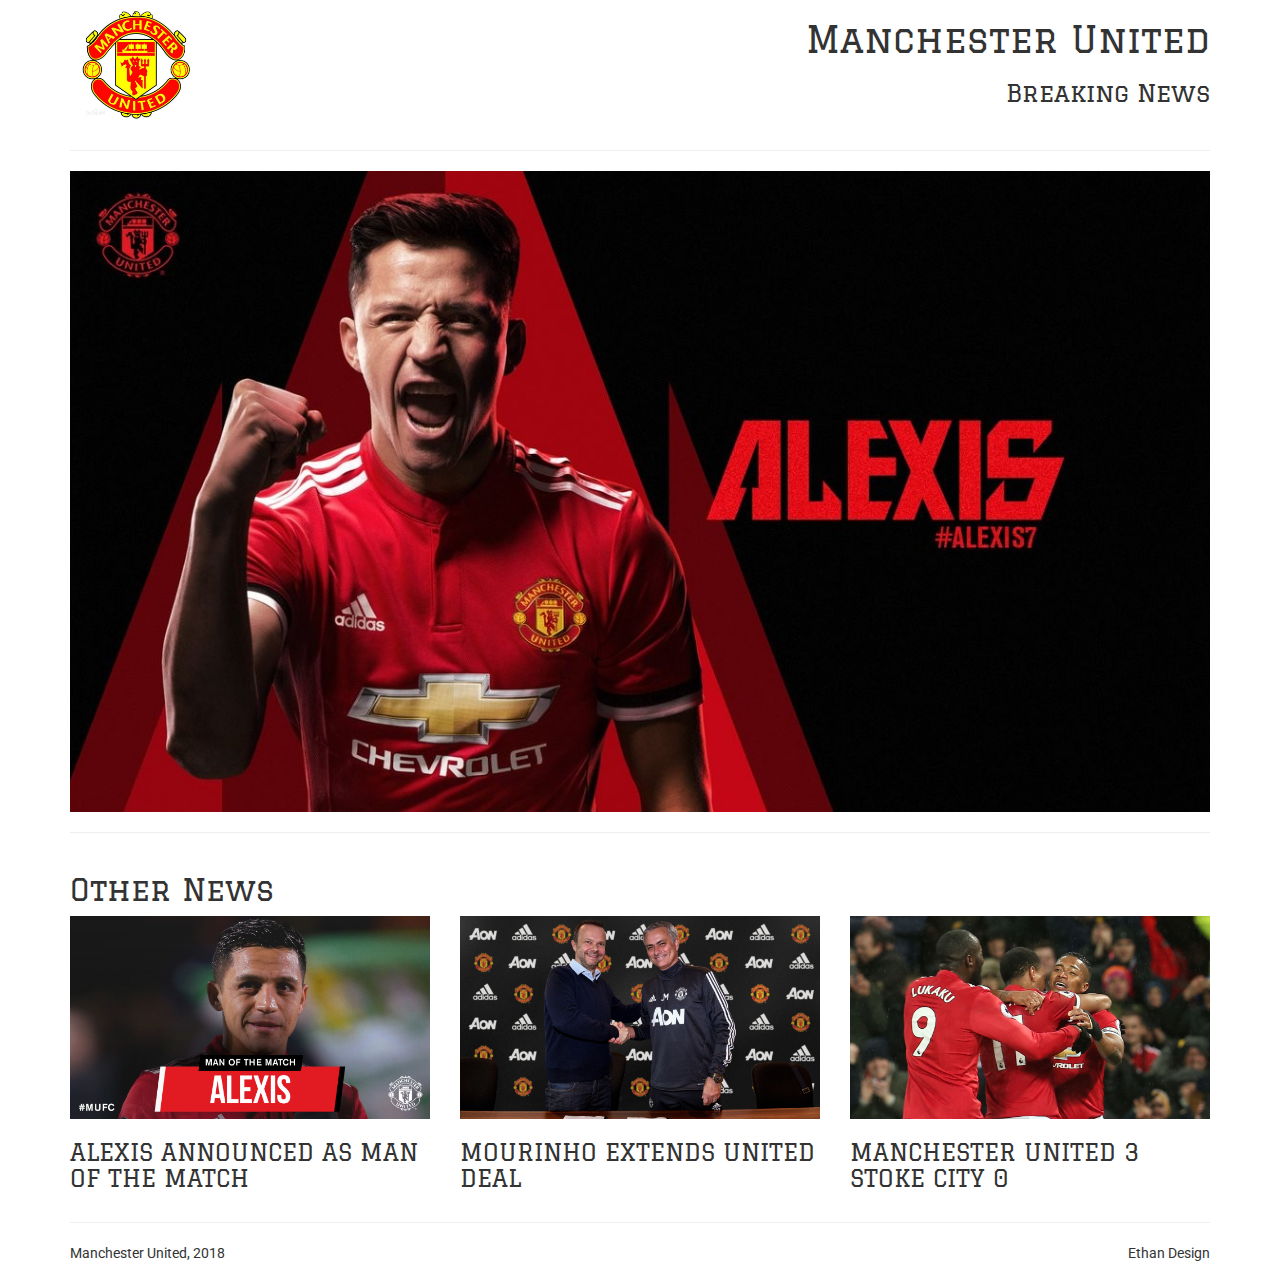
<file: design-mockup-portfolio/index.htm>
<!DOCTYPE html>
<!-- saved from url=(0097)https://storage.googleapis.com/supplemental_media/udacityu/2730818600/bootstrap-prestructure.html -->
<html lang="en">
<head>
  <meta charset="UTF-8">
  <meta name="viewport" content="width=device-width,initial-scale=1">
  <title>ManUtd News</title>
  <link href="https://fonts.googleapis.com/css?family=Graduate|Roboto" rel="stylesheet">
  <link rel="stylesheet" href="css/bootstrap.min.css">
  <link rel="stylesheet" href="css/style.css">
  <script type="text/javascript" src="js/jquery-3.2.1.js"></script>
  <script type="text/javascript" src="js/bootstrap.min.js"></script>
</head>
<body>
  <div class="container">
    <header>
      <div class="row">
        <div class="col-md-6">
          <img class="logo"  src="./img/Badge.jpg"  alt="ManUtd Team Logo">
        </div>
        <div class="col-md-6 text-right">
          <h1>Manchester United</h1>
          <h3>Breaking News</h3>
        </div>
      </div>
      <hr>
    </header>
    <article class="MainContent">
      <section class="MainNews">
        <div class="row">
          <div class="col-md-12">
            <img class="img-responsive" src="./img/SanchesTransfer.jpeg" alt="Alexis transfer to United" data-toggle="modal" data-target="#BreakingNews">
          </div>
        </div>
        <hr>
      </section>
      <section class="OtherNews">
        <div class="row">
          <div class="col-md-12">
            <h2>Other News</h2>
          </div>
          <div class="col-md-4">
            <img class="img-responsive" src="./img/SanchesBest.jpg" alt="Alexis won the MVP" data-toggle="modal" data-target="#OtherNews1">
            <h3>ALEXIS ANNOUNCED AS MAN OF THE MATCH</h3>
          </div>
          <div class="col-md-4">
            <img class="img-responsive" src="./img/JoseExtend.jpg" alt="Jose extend contract" data-toggle="modal" data-target="#OtherNews2">
            <h3>MOURINHO EXTENDS UNITED DEAL</h3>
          </div>
          <div class="col-md-4">
            <img class="img-responsive" src="./img/Match.jpg" alt="ManUtd 3 Stoke city 0" data-toggle="modal" data-target="#OtherNews3">
            <h3>MANCHESTER UNITED 3 STOKE CITY 0</h3>
          </div>
        </div>
      </section>
    </article>
    <hr>

    <footer>
      <div class="flexItem">
        <p> Manchester United, 2018</p>
      </div>
      <div class="flexItem text-right">
        <p> Ethan Design</p>
      </div>
    </footer>
  </div>










  <div class="modal fade" id="BreakingNews" tabindex="-1" role="dialog" aria-labelledby="myLargeModalLabel">
    <div class="modal-dialog modal-lg" role="document">
      <div class="modal-content">
        <div class="modal-header">
          <button type="button" class="close" data-dismiss="modal" aria-label="Close"><span aria-hidden="true">&times;</span></button>
        </div>
        <div class="modal-body">
          <video controls  class="video" src="./img/video_mufc_20180122_sanchez_hero_final.mp4" poster="./img/SanchesTransfer.jpeg">
          </video>
          <div class="newsstory" style="margin-bottom: -10px;">
            <div class="timestamp">22/01/2018 18:00, Report by Communications Department</div>
            <div class="pager clearfix">

            </div>
            <h1>Alexis signs for Manchester United</h1>
            <p><strong>• Mkhitaryan joins Arsenal as part of the deal</strong></p><p><strong>Manchester United is delighted to announce the signing of Alexis Sanchez from Arsenal in a deal that sees the Armenian midfielder Henrikh Mkhitaryan move in the opposite direction.</strong></p><p>Speaking about his transfer, Alexis Sanchez said: “I am thrilled to be joining the biggest club in the world. I have spent three-and-a-half wonderful years at Arsenal and I bring with me very positive memories of that great club and its fans. The chance to play in this historic stadium and to work with Jose Mourinho was something I could not turn down. I am very proud to be the first Chilean player ever to play for United’s first team and I hope I can show our fans all around the world why the club wanted to bring me here.”</p><p>Jose Mourinho commented: “Alexis is one of the best attacking players in the world and he will complete our very young and talented group of attacking players. He will bring his ambition, drive and personality, qualities that make a Manchester United player and a player that makes the team stronger and the supporters proud of their club dimension and prestige.</p><p>“I would like to wish Henrikh all the success and happiness that I am sure he is going to get. He is a player that we will not forget, especially for his contribution to our Europa League victory.”</p><p><strong>Watch Alexis' exclusive interview on demand on <a href="https://mutv.manutd.com/videos?utm_source=manutd.com&amp;utm_medium=in_page_text&amp;utm_campaign=MUTV&amp;utm_content=sanchezlaunchhero" target="_blank">MUTV.com</a> now.</strong></p>
          </div>
        </div>
        <div class="modal-footer">
        </div>
      </div>
    </div>
  </div>

  <div class="modal fade" id="OtherNews1" tabindex="-1" role="dialog" aria-labelledby="myLargeModalLabel">
    <div class="modal-dialog modal-lg" role="document">
      <div class="modal-content">
        <div class="modal-header">
          <button type="button" class="close" data-dismiss="modal" aria-label="Close"><span aria-hidden="true">&times;</span></button>
        </div>
        <div class="modal-body">
          <div class="newsstory">
            <img class="img-responsive" src="./img/SanchesBest.jpg" alt="Alexis won the MVP">
            <div class="timestamp">
              26/01/2018 23:48, Report by Joshua Kerr
            </div>
            <div class="pager clearfix">

            </div>
            <h1>
              Alexis announced as Man of the Match
            </h1>
            <p><strong>Alexis Sanchez was voted Manchester United’s Man of the Match by fans on Twitter after a creative and energetic display saw him play a part in the opening two goals in Manchester United’s Emirates FA Cup win at Yeovil Town on Friday.</strong></p><p>The Chilean, who joined the club from Arsenal on Monday, had a hand in Marcus Rashford's opener at Huish Park, before providing the assist for Ander Herrera’s goal in the second half, as <a href="http://www.manutd.com/en/Fixtures-And-Results/Match-Reports/2018/Jan/match-report-yeovil-town-0-manchester-united-4-fa-cup-fourth-round.aspx" target="_self">the Reds cruised to a 4-0 win</a> to reach the FA Cup fifth round.</p><p>He picked up a huge 88 per cent of the final vote from supporters for his first performance in a United shirt, ahead of Michael Carrick and Rashford, who both received six per cent to the vote.</p><p>Speaking to <a href="https://mutv.manutd.com/" target="_blank">MUTV </a>after the match Jose Mourinho made it clear that Alexis’ bright performance was nothing he didn’t expect, saying: “No surprise. Nothing I open my mouth and am surprised about. I know him for many, many years and everyone knows his quality, attitude and what he can bring to the game. I’m really pleased, but we knew it when we were getting the player.”</p><p>His strong performance didn’t go unnoticed by opposition manager Darren Way, who joked on entering the media tent that his side could have done with an Alexis Sanchez. The Yeovil manger also went on to describe him as “absolutely world class”.</p><p>Skipper Carrick told <strong>MUTV</strong>: "He is not bad is he? Not bad for a little man. He is going to be a terrific player, he is a proper Man United player, and it's great to have him here.&nbsp;</p><p>"He is so exciting and so dynamic. He's always looking to create opportunities, to play forward and the fans are going to enjoy watching him, hopefully we will enjoy playing with him.”</p>
          </div>
        </div>
        <div class="modal-footer">
        </div>
      </div>
    </div>
  </div>

  <div class="modal fade" id="OtherNews2" tabindex="-1" role="dialog" aria-labelledby="myLargeModalLabel">
    <div class="modal-dialog modal-lg" role="document">
      <div class="modal-content">
        <div class="modal-header">
          <button type="button" class="close" data-dismiss="modal" aria-label="Close"><span aria-hidden="true">&times;</span></button>
        </div>
        <div class="modal-body">
          <img class="img-responsive" src="./img/JoseExtend.jpg" alt="Jose extend contract" >
          <div class="newsstory">
            <div class="timestamp">
              25/01/2018 17:00, Report by Communications Department
            </div>
            <div class="pager clearfix">

            </div>
            <h1>Mourinho extends United deal</h1>
            <p><strong></strong></p><p><strong>• New contract sees the Portuguese committed to Old Trafford until at least 2020</strong><br> <br> <strong>Jose Mourinho has signed an extension to his contract at Manchester United in a move that sees him commit his future to the Old Trafford club until at least 2020, with an option for a further year.</strong><br> <br> Mourinho, who became the first United manager in history to win a major trophy in his first season when he secured the EFL Cup at Wembley last February, also led the club to success in the only competition it had never previously won, when he masterminded the UEFA Europa League win in Stockholm in May.<br> <br> Speaking of the new contract, Ed Woodward said:<br> <br> “Jose has already achieved a great deal as Manchester United manager and I am delighted that he has agreed to extend his commitment until at least 2020. His work rate and professionalism are exceptional and he has embraced the club’s desire to promote top quality young players to the first team. He has brought an energy and a sense of purpose to everything that he does and I am sure that will continue to bring results for the fans and the club.”<br> <br> Jose Mourinho said:<br> <br> “I am really honoured and proud to be Manchester United manager. I would like to say a big thank you to the owners and to Mr Woodward for the recognition of my hard work and dedication. I am delighted they feel and trust that I am the right manager for this great club for the foreseeable future.&nbsp;&nbsp;<br> <br> “We have set very high standards - winning three trophies in one season - but those are the standards I expect my teams to aim for. We are creating the conditions for a brilliant and successful future for Manchester United.&nbsp;&nbsp;<br> <br> “My thanks, of course, go to my staff and to my players; without their empathy and friendship this wouldn’t be possible. I love my players and it is a pleasure to know that we are going to be together for at least the next three years.<br> <br> “And I cannot finish without thanking the fans for their support and for making me feel at home so quickly. I repeat, to be Manchester United manager is an honour every day and I am really happy.”<br> <br> <strong>EXCLUSIVE INTERVIEW</strong><br> <br> Watch our exclusive 17-minute interview with Jose on <a href="https://mutv.manutd.com/home?t=y&amp;utm_source=muwebsite&amp;utm_medium=in_page_text&amp;utm_campaign=mutv&amp;utm_content=mourinhoannoucementshow" target="_blank">MUTV</a>, <a href="https://mutv.manutd.com/home?t=y&amp;utm_source=muwebsite&amp;utm_medium=in_page_text&amp;utm_campaign=mutv&amp;utm_content=mourinhoannoucementshow" target="_blank">MUTV.com</a> and the <a href="https://mutv.manutd.com/home?t=y&amp;utm_source=muwebsite&amp;utm_medium=in_page_text&amp;utm_campaign=mutv&amp;utm_content=mourinhoannoucementshow" target="_blank">MUTV app</a> at 18:30 GMT, or on demand online.<br> <br> <strong>OPT-IN FOR EMAILS</strong><br> <br> This week we've emailed our fans with breaking news about Alexis's arrival and Jose's contract. To get the next announcement and other club updates, please ensure you have <a href="https://display.engagesciences.com/display/container/d/5b6c688e-de06-4b9f-88d4-f6adb9db3ae6/details?source=MUEditorial&amp;channel=MUWebsite&amp;medium=Jose" target="_blank">opted in to receive our emails</a>&nbsp;at manutd.com/stayunited.</p><p><strong></strong></p>
          </div>

        </div>
        <div class="modal-footer">
        </div>
      </div>
    </div>
  </div>

  <div class="modal fade" id="OtherNews3" tabindex="-1" role="dialog" aria-labelledby="myLargeModalLabel">
    <div class="modal-dialog modal-lg" role="document">
      <div class="modal-content">
        <div class="modal-header">
          <button type="button" class="close" data-dismiss="modal" aria-label="Close"><span aria-hidden="true">&times;</span></button>
        </div>
        <div class="modal-body">
          <img class="img-responsive" src="./img/Match.jpg" alt="ManUtd 3 Stoke city 0">
          <div class="newsstory">
            <div class="timestamp">
              15/01/2018 22:08, Report by Adam Bath
            </div>
            <div class="pager clearfix">

            </div>
            <h1>Manchester United 3 Stoke City 0</h1>
            <p><em>Premier League | Old Trafford | Attendance: 74,726 | Scorers: Valencia 9, Martial 38, Lukaku 72.</em><br></p><p><strong>Antonio Valencia, Anthony Martial and Romelu Lukaku all scored as Manchester United cruised to a comfortable win over relegation-threatened Stoke City at rain-swept Old Trafford.</strong>&nbsp;</p><p>Valencia, who returned to the United line-up after being out since mid-December through injury, gave his side the lead inside ten minutes, when he curled in a shot with his left foot from inside the box. Martial increased the Reds' advantage before half time, with a brilliant strike from outside the box after being picked out by compatriot Paul Pogba. Lukaku later got in on the act, when he fired home to put the Reds firmly out of sight midway through the second half.<br> <br> Going into the game, Jose Mourinho was looking for his first win against the Potters since taking charge of United, after picking up three draws in his 18 months at the helm. His chances of a win were given a boost with a comeback for his recent captain, Valencia, and Lukaku making his first start of 2018.<br> <br> The hosts started well and had an appeal for a penalty turned down early on, when Martial fell in the box after colliding with Stoke City’s new signing Moritz Bauer. This did not dishearten the Reds who soon grabbed the lead, when Valencia scored with a stunning left-footed shot from sixteen yards.<br> <br> Stoke went into this fixture with new manager Paul Lambert watching from the stands and the Scot was of course hoping to see his side, who currently sit in the bottom three, put on a good performance. Following the opening goal, they had a chance to equalise, when Xherdan Shaqiri attempted a spectacular shot, but it proved to be a routine save for goalkeeper David De Gea. Stephen Ireland had an even more clear-cut chance to level, but his effort went wide when he was expected to score.<br> <br> Following the Potters' best spell of the game, Juan Mata and Valencia provided some good link-up play, but the Spaniard’s appeal for a penalty was again waved away by the referee Anthony Taylor, after falling inside the penalty box.<br> <br> However, the Reds' lead was eventually doubled before the break, when Pogba picked out Martial, who fired the ball into the top right corner from outside the box to score his tenth goal of the season. The Frenchman was eager for more and after Nemanja Matic dispossessed Ireland, he attempted to score a replica of his first goal, but this time his shot was blazed over.<br> <br> The visitors did still possess a threat, and they nearly had a route back into the game in first-half stoppage time. The ball broke to Shaqiri inside the box and his shot required an excellent save from De Gea to keep United’s lead intact at half-time.<br> <br> After the interval, Mourinho's men looked to make it 3-0 when Martial was through on goal, but Stoke keeper Jack Butland was able to smother the ball to prevent the Frenchman registering his second strike of the night. Lukaku attempted to get his name on the scoresheet, but his shot from just inside the box was saved by the England international.<br> <br> Just before the hour mark, Martial ploughed his way through the Stoke defence, and should have extended United’s lead, however his shot from close range was fired straight at Butland. Mata also had a chance after Lingard provided the lay-off, but the midfielder put too much power behind the shot, which went over.<br> <br> Lukaku had not scored a league goal for United since before Christmas, but he put that stat to bed midway through the second half after he forced his way through the Stoke defence and beat Butland at the near post.<br> <br> Marcus Rashford was brought on with ten minutes to go, and the youngster’s back-heel nearly made it 4-0, however Butland was able to prevent Stoke’s deficit increasing.<br> <br> The Potters posed very little threat in the second half with De Gea barely called into action, as United saw out a comfortable win to close the gap to the league leaders, Manchester City, to 12 points.<br> <strong><br> THE LINE-UPS<br> </strong><strong><br> United:&nbsp;</strong>De Gea, Valencia (c), Jones, Smalling, Shaw, Matic, Pogba, Mata (McTominay 83), Lingard (Fellaini 79), Martial (Rashford 79), Lukaku.<br> <strong><br> Subs not used:</strong> Lindelof, Rojo, Herrera, Pereira (GK).<br> <br> <strong>Stoke:&nbsp;</strong>Butland, Bauer, Allen, Zouma, Ireland, Choupo-Moting (Sobhi 61), Tymon (Wimmer 45), Martins Indi, Shaqiri, Fletcher (c), Crouch (Diouf 70).<br> <br> <strong>Subs not used:</strong> Afellay, Adam, Grant, Edwards.<br> <br> <strong>WHAT’S NEXT FOR UNITED?<br> <br> </strong>The Reds' next game is this weekend, with a short trip to Turf Moor to face Sean Dyche’s Burnley. The fixture is scheduled for Saturday 20 January in the Premier League with kick-off at 15:00 GMT.&nbsp;</p><p><strong> </strong></p>
          </div>
        </div>
        <div class="modal-footer">
        </div>
      </div>
    </div>
  </div>
</body>
</html>
</file>
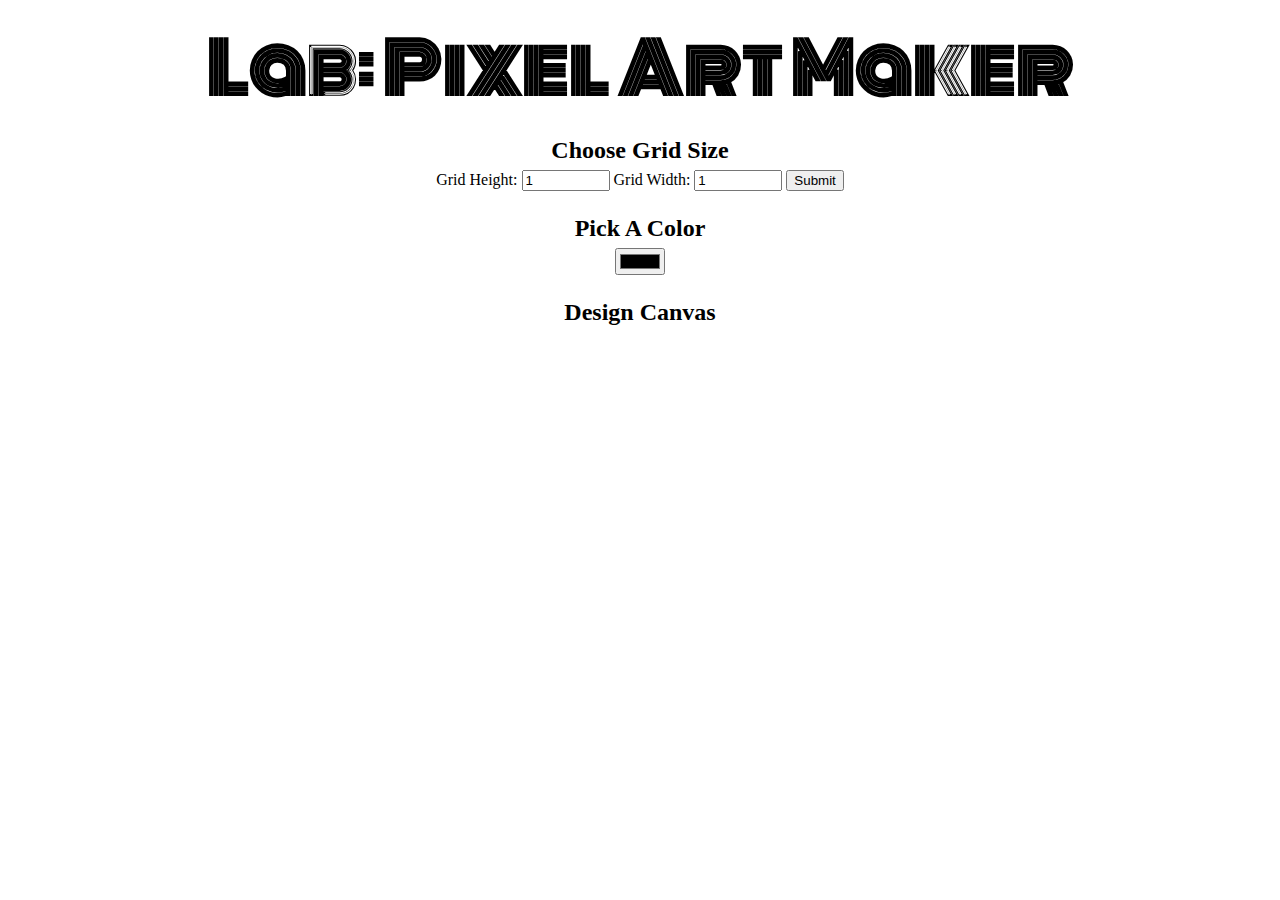
<file: project-pixel-art-maker-starter-master/index.html>
<!DOCTYPE html>
<html>
<head>
    <title>Pixel Art Maker!</title>
    <link rel="stylesheet" href="https://fonts.googleapis.com/css?family=Monoton">
    <link rel="stylesheet" href="styles.css">
</head>
<body>
    <h1>Lab: Pixel Art Maker</h1>

    <h2>Choose Grid Size</h2>
    <form id="sizePicker">
        Grid Height:
        <input type="number" id="inputHeight" name="height" min="1" value="1">
        Grid Width:
        <input type="number" id="inputWeight" name="width" min="1" value="1">
        <input type="submit">
    </form>

    <h2>Pick A Color</h2>
    <input type="color" id="colorPicker">

    <h2>Design Canvas</h2>
    <table id="pixelCanvas"></table>
    <script src="jquery.min.js"></script>
    <script src="designs.js"></script>
</body>
</html>
</file>
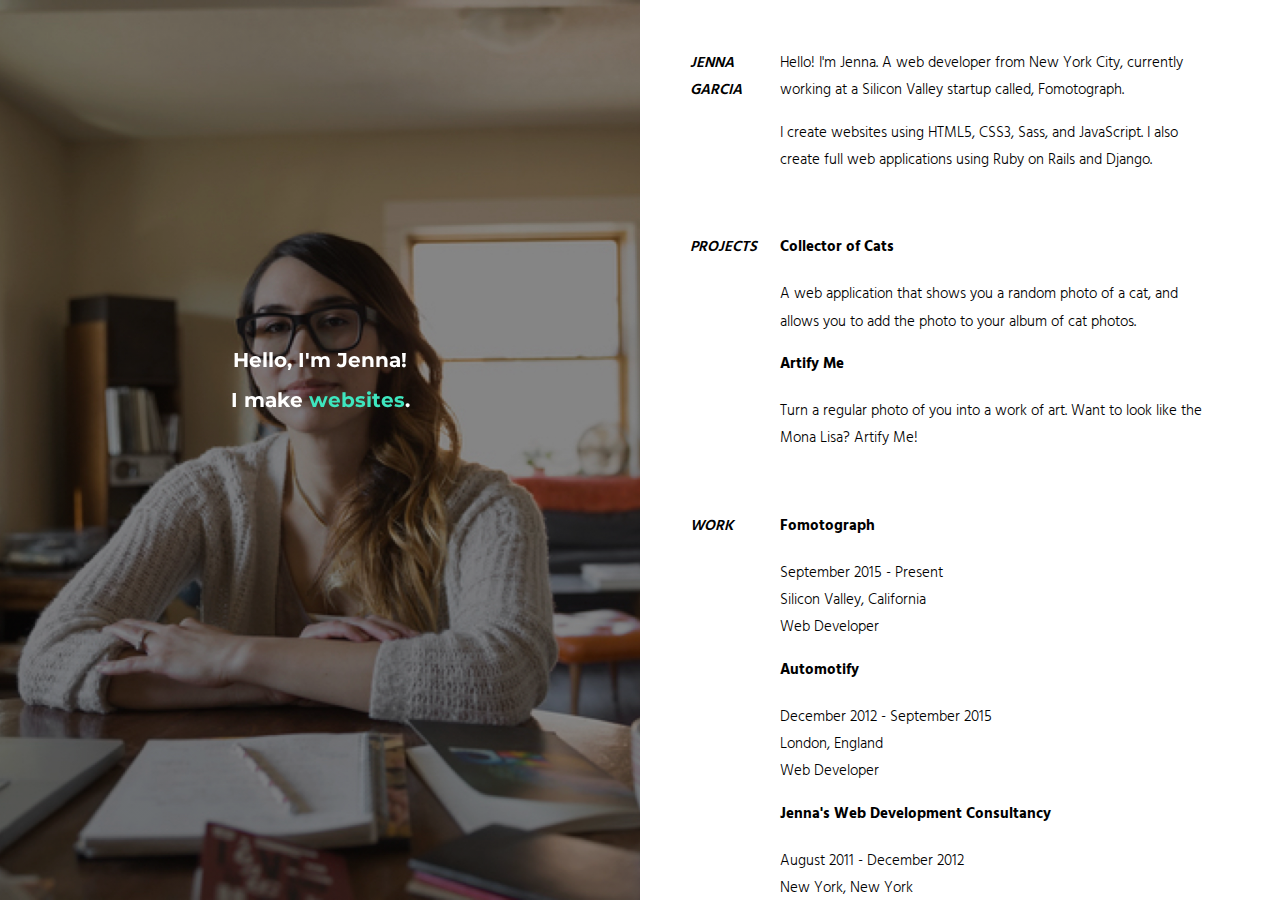
<file: the-mobile-experience-lab-no-breakpoints/index.html>
<!DOCTYPE html>
<html lang="en">
<head>
  <meta charset="utf-8">
  <meta http-equiv="X-UA-Compatible" content="ie=edge">
  <title>The Mobile Experience</title>
  <link href="https://fonts.googleapis.com/css?family=Montserrat:500,700|Hind:400,600,300" rel="stylesheet" type="text/css">
  <link rel="stylesheet" href="css/normalize.css">
  <link rel="stylesheet" href="css/styles.css">
  <!-- current design is from http://rafaelderolez.be/, would need to be replaced if lab approved -->
</head>
<body>
  <div class="container">
    <section class="picture">
      <div class="intro">
        <h1>Hello, I'm Jenna!</h1>
        <h1>I make <em>websites</em>.</h1>
      </div>
      <div class="background">
      </div>
    </section>
    <section class="resume">
      <section class="part">
        <div class="sidebar">
          <span class="tag">Jenna Garcia</span>
        </div>
        <div class="main">
          <p>
            Hello! I'm  Jenna. A web developer from New York City, currently working at a Silicon Valley startup called, Fomotograph.
          </p>
          <p>
            I create websites using HTML5, CSS3, Sass, and JavaScript. I also create full web applications using Ruby on Rails and Django.
          </p>
        </div>
      </section>
      <section class="part">
        <div class="sidebar">
          <span class="tag">Projects</span>
        </div>
        <div class="main">
          <h4>Collector of Cats</h4>
          <p>
            A web application that shows you a random photo of a cat, and allows you to add the photo to your album of cat photos.
          </p>
          <h4>Artify Me</h4>
          <p>
            Turn a regular photo of you into a work of art. Want to look like the Mona Lisa? Artify Me!
          </p>
        </div>
      </section>
      <section class="part">
        <div class="sidebar">
          <span class="tag">Work</span>
        </div>
        <div class="main">
          <div>
            <h4>Fomotograph</h4>
            <div class="date-range">September 2015 - Present</div>
            <p>Silicon Valley, California<br />
            Web Developer</p>
          </div>
          <div>
            <h4>Automotify</h4>
            <div class="date-range">December 2012 - September 2015</div>
            <p>London, England<br />
            Web Developer</p>
          </div>
          <div>
            <h4>Jenna's Web Development Consultancy</h4>
            <div class="date-range">August 2011 - December 2012</div>
            <p>New York, New York<br />
            Web Developer</p>
          </div>
        </div>
      </section>
    </section>
  </div>
</body>
</html>
</file>
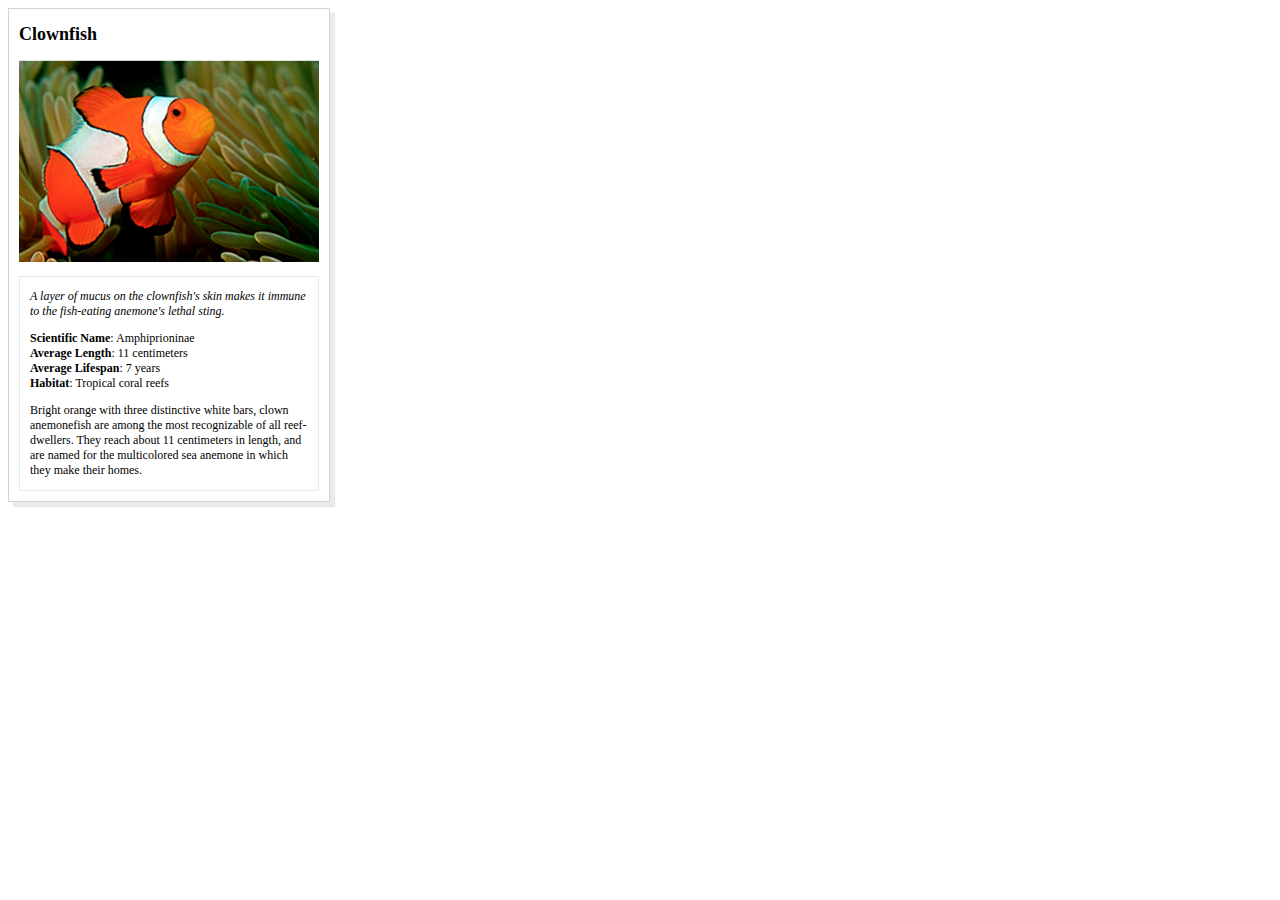
<file: Animal Trading Cards/card.html>
<!DOCTYPE html>
<html>
<head>
	<meta charset="utf-8">
	<title>动物交换卡</title>
	<link rel="stylesheet" href="styles.css">
</head>
<body>
	<div class="card">
		<!-- 在下面输入你最喜欢的动物（或者其他...）的名字 -->
		<h2>Clownfish</h2>
		<!-- 在下面输入你最喜欢的动物的图片 -->
		<img width="300px" src="Clownfish.png" alt="Nemo">
		<div class="desc">
			<!-- 在下面输入你最喜欢的动物的一些趣味小知识 -->
			<p><em>A layer of mucus on the clownfish's skin makes it immune to the fish-eating anemone's lethal sting.</em></p>
			<ul class="ulist">
				<!-- 在下面输入你最喜欢的动物的信息列表 -->
				<li><span class="listtag">Scientific Name</span>: Amphiprioninae</li>
				<li><span class="listtag">Average Length</span>: 11 centimeters</li>
				<li><span class="listtag">Average Lifespan</span>: 7 years</li>
				<li><span class="listtag">Habitat</span>: Tropical coral reefs</li>
			</ul>
			<!-- 在下面输入你最喜欢的动物的具体描述 -->
			<p>Bright orange with three distinctive white bars, clown anemonefish are among the most recognizable of all reef-dwellers. They reach about 11 centimeters in length, and are named for the multicolored sea anemone in which they make their homes.
			</p>
		</div>
	</div>
</body>
</html>
</file>
<file: design-mockup-portfolio/css/style.css>
body{
  font-family: 'Roboto', sans-serif;
}
header{
  font-family: 'Graduate', cursive;
}
h1,h2,h3,h4{
  font-family: 'Graduate', cursive;
}


.logo{
  padding: 10px;
  height: 130px;
}

.video{
  width: 100%;
}

footer{
  display: flex;
  justify-content: space-between;
}

.flexItem{
  width:50%
}
</file>
<file: project-pixel-art-maker-starter-master/styles.css>
body {
    text-align: center;
}

h1 {
    font-family: Monoton;
    font-size: 70px;
    margin: 0.2em;
}

h2 {
    margin: 1em 0 0.25em;
}

h2:first-of-type {
    margin-top: 0.5em;
}

table,
tr,
td {
    border: 1px solid black;
}

table {
    border-collapse: collapse;
    margin: 0 auto;
}

tr {
    height: 20px;
}

td {
    width: 20px;
}

input[type=number] {
    width: 6em;
}
</file>
<file: the-mobile-experience-lab-no-breakpoints/css/styles.css>
html {
    box-sizing: border-box
}
*,
*::after,
*::before {
    box-sizing: inherit
}
h1, h2, h3, h4, h5, h6 {
  margin-top: 0;
}
p {
  margin: 0 0 1em;
}
.container {
  width: 1920px;
  margin: 0 auto;
}
.picture, .resume {
  position: fixed;
  width: 50%;
  padding: 3.125rem;
}
.picture {
  top: 0;
  left: 0;
}
.intro {
  width: 75%;
  margin: 55% auto 0;
  font-family: Montserrat, sans-serif;
  font-size: 10px;
  line-height: 1.35;
  font-weight: 500;
  color: #fff;
  text-align: center;
}
.background {
  position: absolute;
  top: 0;
  left: 0;
  z-index: -1;
  width: 100%;
  height: 100vh;
  background: linear-gradient(rgba(0, 0, 0, 0.4), rgba(0, 0, 0, 0.4)), url("../img/profile.jpg");
  background-size: cover;
  background-position: center top;
  filter: brightness(90%);
}
.intro em {
  color: #3ee6bf;
  font-style: normal;
  position: relative;
  font-weight: 700;
}
.resume {
  top: 0;
  right: 0;
  bottom: 0;
  background-color: #fff;
  font-family: Hind, sans-serif;
  font-size: 0.9375rem;
  font-weight: 300;
  line-height: 1.818;
  overflow-y: scroll;
}
@media screen and ( max-width:700px) {
  .picture {
    width: 0%;
  }
  .resume {
    width: 100%;
  }
}
@media screen and ( max-width:1000px) {
  .sidebar {
    width: 100%;

  }

}
@media screen and ( min-width:1001px) {
  .sidebar {
    width: 20%;
    max-width: 90px;
  }
}

.part {
  width: 100%;
  margin-top: 3em;
  clear: both;
  overflow: hidden;
}
.part:first-child {
  margin-top: 0;
}
.sidebar, .main {
  float: left;
}

.main {
  width: 80%;
  /* padding-right: 25%; */
}
.tag {
  text-transform: uppercase;
  font-style: italic;
  font-weight: 600;
}
</file>
<file: Animal Trading Cards/styles.css>
.card
{
  font-family: "Times New Roman";
  font-size: 9pt;
  padding: 0px 10px 10px;
  width: 300px;
  border: 1px solid #D4D4D4;
  box-shadow: 5px 5px 1px #EAEAEA;
}
.desc
{
  /* top left-right bottom */
  margin: 10px 0px 0px;
  padding: 0px 10px;
  border: 1px solid #EAEAEA;
}
.ulist
{
  list-style: none;
  padding-left: 0px;
}

.listtag
{
  font-weight: bold;
}
</file>
